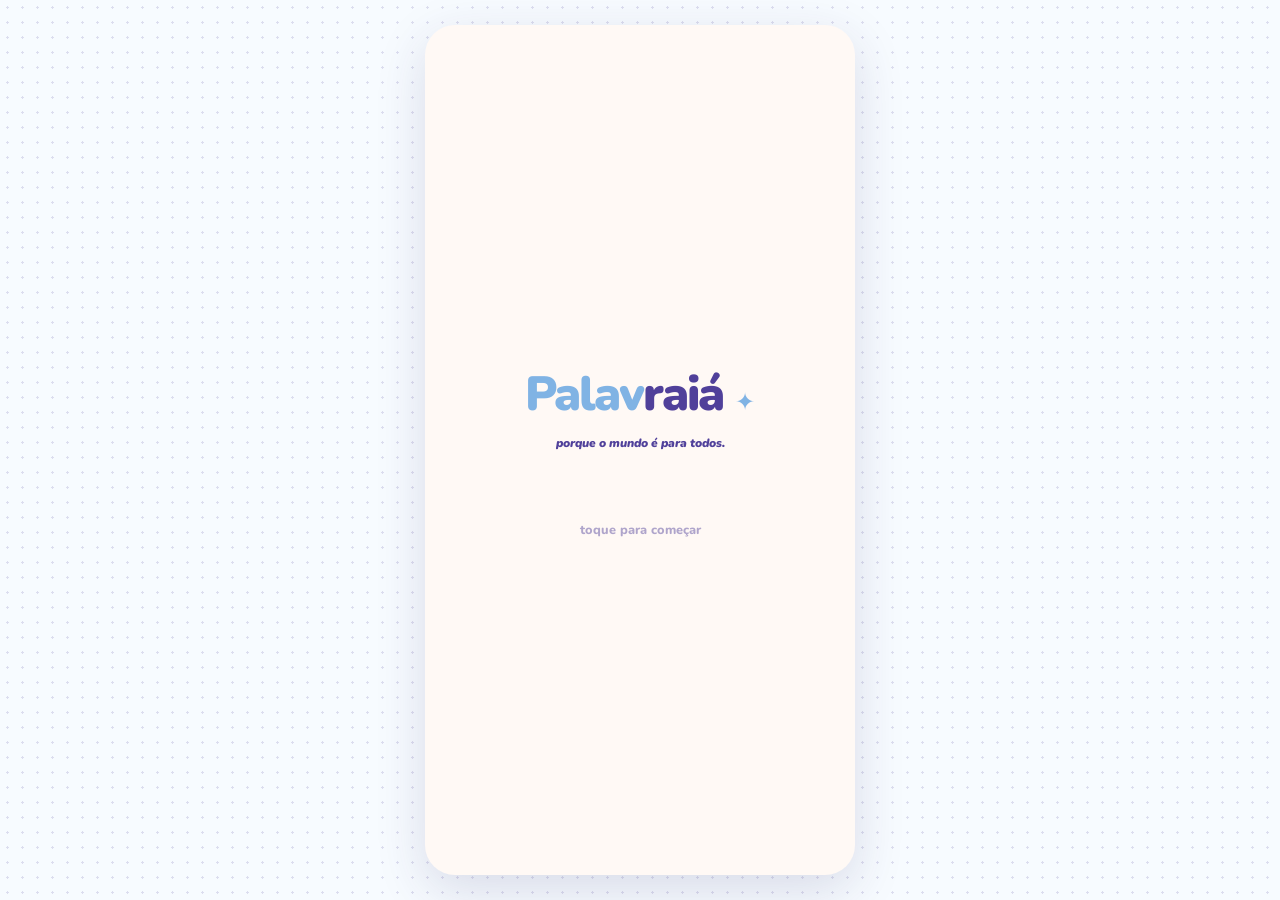
<file: index.html>
<!DOCTYPE html>
<html lang="pt-BR">

<head>
    <meta charset="UTF-8">
    <meta name="viewport" content="width=device-width, initial-scale=1.0">

    <title>Palavraíá</title>
</head>

<body>

    <script>
        window.location.href = "./Palavraiá/front/start.html";
    </script>

</body>

</html>
</file>
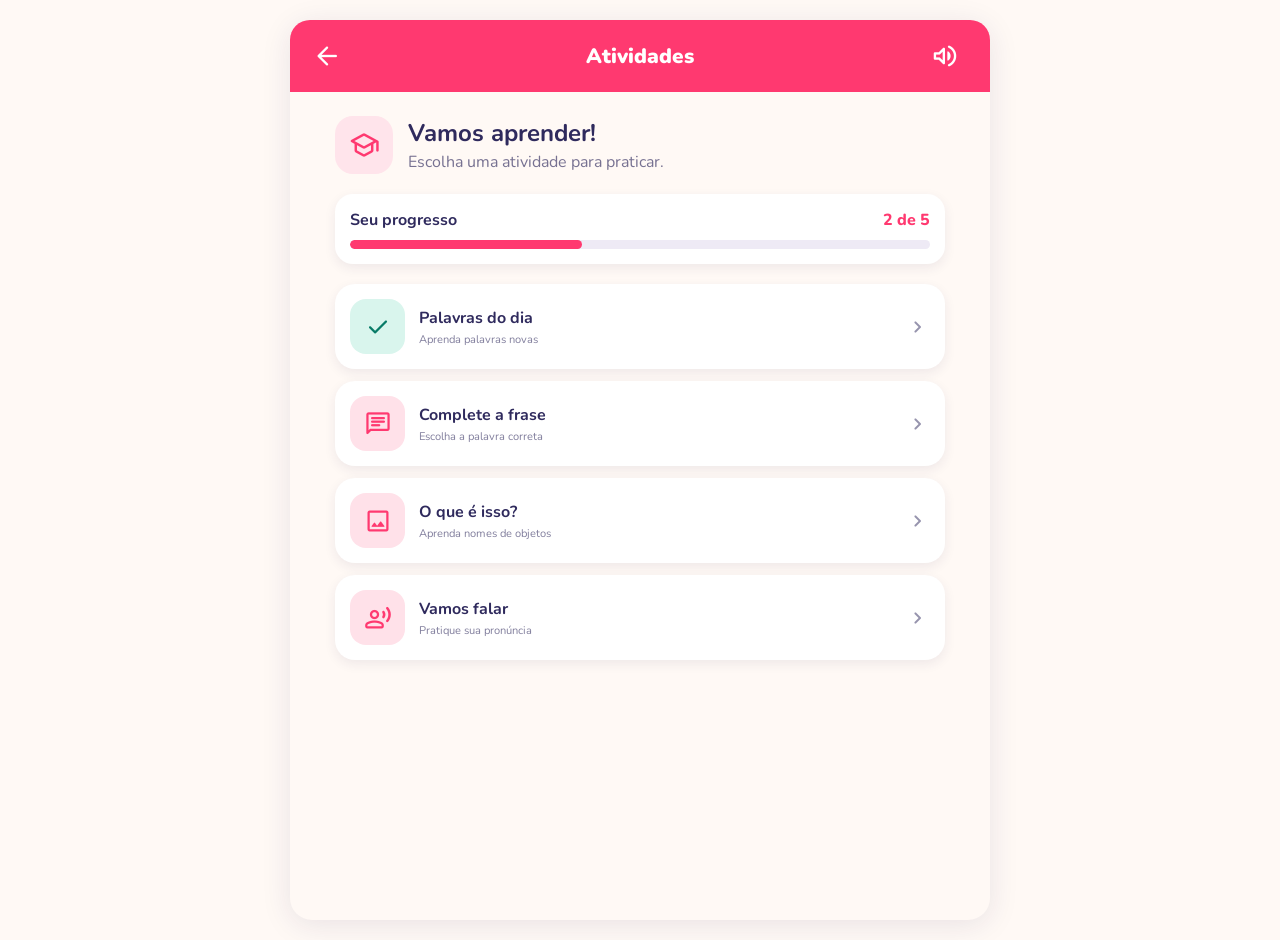
<file: Palavraiá/front/atividades.html>
<!DOCTYPE html>
<html lang="pt-BR">

<head>

    <meta charset="UTF-8">
    <meta name="viewport" content="width=device-width, initial-scale=1.0">

    <title>Atividades - Palavraíá</title>

    <link rel="stylesheet" href="styles.css">

    <link rel="preconnect" href="https://fonts.googleapis.com">
    <link rel="preconnect" href="https://fonts.gstatic.com" crossorigin>

    <link
        href="https://fonts.googleapis.com/css2?family=Nunito:wght@400;600;700;800;900&display=swap"
        rel="stylesheet"
    >

    <link
        href="https://fonts.googleapis.com/css2?family=Material+Symbols+Rounded:opsz,wght,FILL,GRAD@20..48,400,0,0"
        rel="stylesheet"
    >

</head>


<body class="pagina atividade-page">

    <header class="barra barra-pink">

        <button class="botao-voltar" onclick="voltarHome()">

            <span class="material-symbols-rounded">
                arrow_back
            </span>

        </button>


        <h1>Atividades</h1>


        <button
            class="botao-som"
            onclick="falarTexto('Atividades')"
        >

            <span class="material-symbols-rounded">
                volume_up
            </span>

        </button>

    </header>


    <main class="conteudo">

        <section class="boas-vindas">

            <span class="icone-grande pink-text">
                school
            </span>

            <div>

                <h2>Vamos aprender!</h2>

                <p>
                    Escolha uma atividade para praticar.
                </p>

            </div>

        </section>


        <!-- PROGRESSO -->

        <section class="progresso">

            <div class="progresso-topo">

                <strong>
                    Seu progresso
                </strong>

                <span>
                    2 de 5
                </span>

            </div>

            <div class="barra-progresso">

                <div></div>

            </div>

        </section>


        <!-- ATIVIDADES -->

        <section class="lista-atividades">


            <button
                class="atividade-card concluida"
                onclick="falarTexto('Muito bem! Vamos praticar palavras.')"
            >

                <div class="atividade-icone">
                    <span class="material-symbols-rounded">
                        check
                    </span>
                </div>

                <div class="atividade-texto">

                    <strong>
                        Palavras do dia
                    </strong>

                    <small>
                        Aprenda palavras novas
                    </small>

                </div>

                <span class="material-symbols-rounded seta">
                    chevron_right
                </span>

            </button>


            <button
                class="atividade-card"
                onclick="iniciarAtividade('frases')"
            >

                <div class="atividade-icone">

                    <span class="material-symbols-rounded">
                        chat
                    </span>

                </div>

                <div class="atividade-texto">

                    <strong>
                        Complete a frase
                    </strong>

                    <small>
                        Escolha a palavra correta
                    </small>

                </div>

                <span class="material-symbols-rounded seta">
                    chevron_right
                </span>

            </button>


            <button
                class="atividade-card"
                onclick="iniciarAtividade('objetos')"
            >

                <div class="atividade-icone">

                    <span class="material-symbols-rounded">
                        image
                    </span>

                </div>

                <div class="atividade-texto">

                    <strong>
                        O que é isso?
                    </strong>

                    <small>
                        Aprenda nomes de objetos
                    </small>

                </div>

                <span class="material-symbols-rounded seta">
                    chevron_right
                </span>

            </button>


            <button
                class="atividade-card"
                onclick="iniciarAtividade('fala')"
            >

                <div class="atividade-icone">

                    <span class="material-symbols-rounded">
                        record_voice_over
                    </span>

                </div>

                <div class="atividade-texto">

                    <strong>
                        Vamos falar
                    </strong>

                    <small>
                        Pratique sua pronúncia
                    </small>

                </div>

                <span class="material-symbols-rounded seta">
                    chevron_right
                </span>

            </button>

        </section>

    </main>


    <script>

        function voltarHome() {

            window.location.href = "home.html";

        }


        function falarTexto(texto) {

            const voz =
                new SpeechSynthesisUtterance(texto);

            voz.lang = "pt-BR";

            voz.rate = 0.85;

            speechSynthesis.speak(voz);

        }


        function iniciarAtividade(tipo) {

            const mensagens = {

                frases:
                    "Vamos completar uma frase!",

                objetos:
                    "Vamos aprender nomes de objetos!",

                fala:
                    "Vamos praticar a fala!"

            };

            falarTexto(mensagens[tipo]);

            alert(mensagens[tipo]);

        }

    </script>

</body>

</html>
</file>
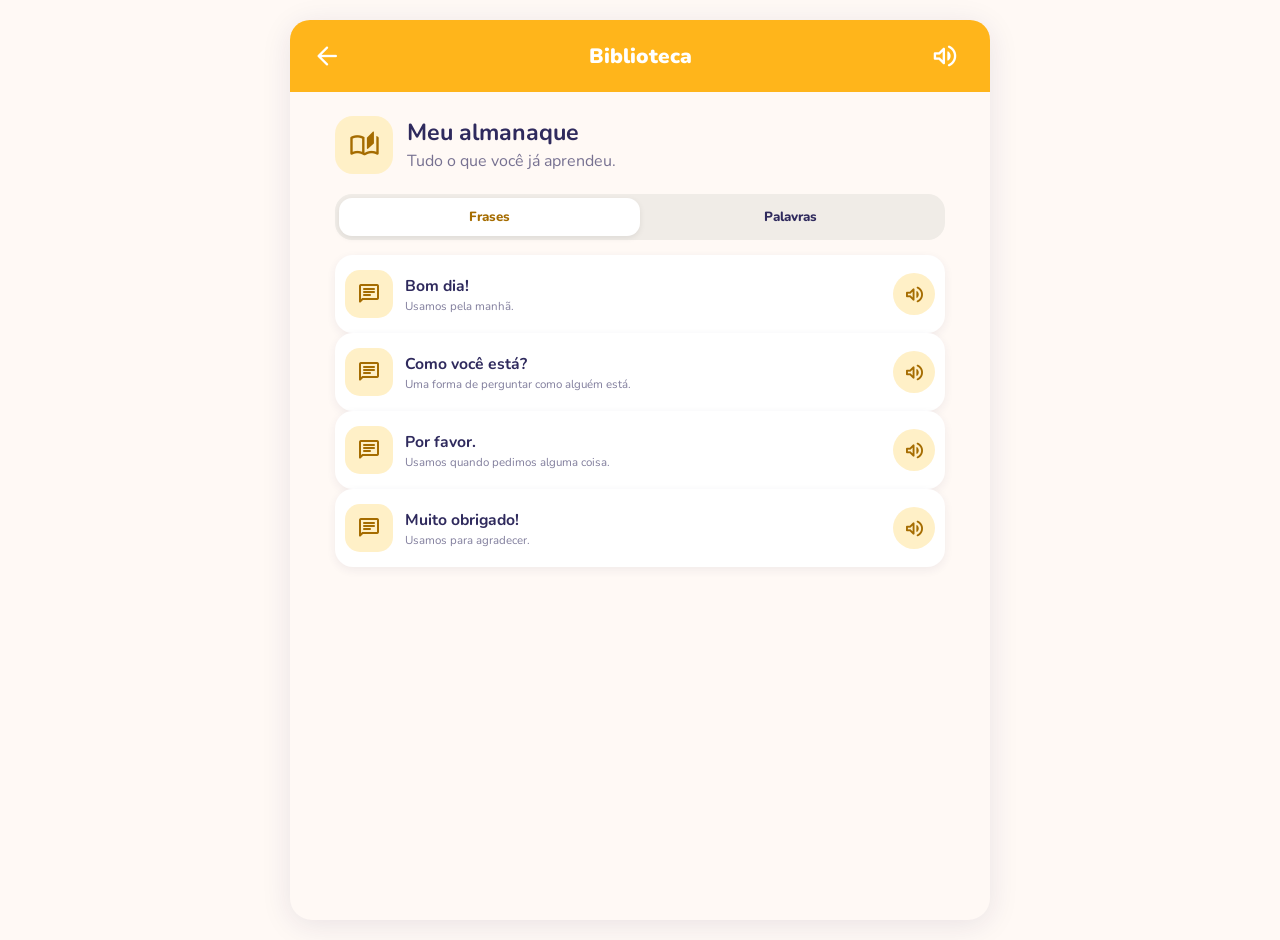
<file: Palavraiá/front/biblioteca.html>
<!DOCTYPE html>
<html lang="pt-BR">

<head>

    <meta charset="UTF-8">

    <meta
        name="viewport"
        content="width=device-width, initial-scale=1.0"
    >

    <title>Biblioteca - Palavraíá</title>

    <link rel="stylesheet" href="styles.css">

    <link
        href="https://fonts.googleapis.com/css2?family=Nunito:wght@400;600;700;800;900&display=swap"
        rel="stylesheet"
    >

    <link
        href="https://fonts.googleapis.com/css2?family=Material+Symbols+Rounded:opsz,wght,FILL,GRAD@20..48,400,0,0"
        rel="stylesheet"
    >

</head>


<body class="pagina biblioteca-page">

    <header class="barra barra-yellow">

        <button
            class="botao-voltar"
            onclick="voltarHome()"
        >

            <span class="material-symbols-rounded">
                arrow_back
            </span>

        </button>


        <h1>Biblioteca</h1>


        <button
            class="botao-som"
            onclick="falarTexto('Biblioteca')"
        >

            <span class="material-symbols-rounded">
                volume_up
            </span>

        </button>

    </header>


    <main class="conteudo biblioteca-conteudo">


        <section class="biblioteca-intro">

            <span class="material-symbols-rounded">
                auto_stories
            </span>

            <div>

                <h2>
                    Meu almanaque
                </h2>

                <p>
                    Tudo o que você já aprendeu.
                </p>

            </div>

        </section>


        <!-- ABAS -->

        <div class="abas">

            <button
                class="aba ativa"
                onclick="mostrarAba('frases', this)"
            >
                Frases
            </button>


            <button
                class="aba"
                onclick="mostrarAba('palavras', this)"
            >
                Palavras
            </button>

        </div>


        <!-- FRASES -->

        <section
            class="itens-biblioteca"
            id="frases"
        >


            <article class="item-biblioteca">

                <div class="item-icone">
                    <span class="material-symbols-rounded">
                        chat
                    </span>
                </div>

                <div class="item-info">

                    <strong>
                        Bom dia!
                    </strong>

                    <small>
                        Usamos pela manhã.
                    </small>

                </div>

                <button
                    onclick="falarTexto('Bom dia!')"
                >

                    <span class="material-symbols-rounded">
                        volume_up
                    </span>

                </button>

            </article>


            <article class="item-biblioteca">

                <div class="item-icone">
                    <span class="material-symbols-rounded">
                        chat
                    </span>
                </div>

                <div class="item-info">

                    <strong>
                        Como você está?
                    </strong>

                    <small>
                        Uma forma de perguntar como alguém está.
                    </small>

                </div>

                <button
                    onclick="falarTexto('Como você está?')"
                >

                    <span class="material-symbols-rounded">
                        volume_up
                    </span>

                </button>

            </article>


            <article class="item-biblioteca">

                <div class="item-icone">
                    <span class="material-symbols-rounded">
                        chat
                    </span>
                </div>

                <div class="item-info">

                    <strong>
                        Por favor.
                    </strong>

                    <small>
                        Usamos quando pedimos alguma coisa.
                    </small>

                </div>

                <button
                    onclick="falarTexto('Por favor.')"
                >

                    <span class="material-symbols-rounded">
                        volume_up
                    </span>

                </button>

            </article>


            <article class="item-biblioteca">

                <div class="item-icone">
                    <span class="material-symbols-rounded">
                        chat
                    </span>
                </div>

                <div class="item-info">

                    <strong>
                        Muito obrigado!
                    </strong>

                    <small>
                        Usamos para agradecer.
                    </small>

                </div>

                <button
                    onclick="falarTexto('Muito obrigado!')"
                >

                    <span class="material-symbols-rounded">
                        volume_up
                    </span>

                </button>

            </article>

        </section>


        <!-- PALAVRAS -->

        <section
            class="itens-biblioteca"
            id="palavras"
            style="display: none;"
        >


            <article class="item-biblioteca">

                <div class="item-icone">
                    <span class="material-symbols-rounded">
                        restaurant
                    </span>
                </div>

                <div class="item-info">

                    <strong>
                        Comida
                    </strong>

                    <small>
                        Algo que comemos.
                    </small>

                </div>

                <button
                    onclick="falarTexto('Comida')"
                >

                    <span class="material-symbols-rounded">
                        volume_up
                    </span>

                </button>

            </article>


            <article class="item-biblioteca">

                <div class="item-icone">
                    <span class="material-symbols-rounded">
                        directions_bus
                    </span>
                </div>

                <div class="item-info">

                    <strong>
                        Ônibus
                    </strong>

                    <small>
                        Meio de transporte coletivo.
                    </small>

                </div>

                <button
                    onclick="falarTexto('Ônibus')"
                >

                    <span class="material-symbols-rounded">
                        volume_up
                    </span>

                </button>

            </article>


            <article class="item-biblioteca">

                <div class="item-icone">
                    <span class="material-symbols-rounded">
                        home
                    </span>
                </div>

                <div class="item-info">

                    <strong>
                        Casa
                    </strong>

                    <small>
                        Lugar onde uma pessoa mora.
                    </small>

                </div>

                <button
                    onclick="falarTexto('Casa')"
                >

                    <span class="material-symbols-rounded">
                        volume_up
                    </span>

                </button>

            </article>


            <article class="item-biblioteca">

                <div class="item-icone">
                    <span class="material-symbols-rounded">
                        work
                    </span>
                </div>

                <div class="item-info">

                    <strong>
                        Trabalho
                    </strong>

                    <small>
                        Atividade que uma pessoa realiza.
                    </small>

                </div>

                <button
                    onclick="falarTexto('Trabalho')"
                >

                    <span class="material-symbols-rounded">
                        volume_up
                    </span>

                </button>

            </article>

        </section>

    </main>


    <script>

        function voltarHome() {

            window.location.href =
                "home.html";

        }


        function falarTexto(texto) {

            speechSynthesis.cancel();

            const voz =
                new SpeechSynthesisUtterance(texto);

            voz.lang = "pt-BR";

            voz.rate = 0.8;

            speechSynthesis.speak(voz);

        }


        function mostrarAba(tipo, botao) {

            document
                .querySelectorAll(".aba")
                .forEach(aba => {

                    aba.classList.remove(
                        "ativa"
                    );

                });


            botao.classList.add(
                "ativa"
            );


            document.getElementById(
                "frases"
            ).style.display =
                tipo === "frases"
                    ? "flex"
                    : "none";


            document.getElementById(
                "palavras"
            ).style.display =
                tipo === "palavras"
                    ? "flex"
                    : "none";

        }

    </script>

</body>

</html>
</file>
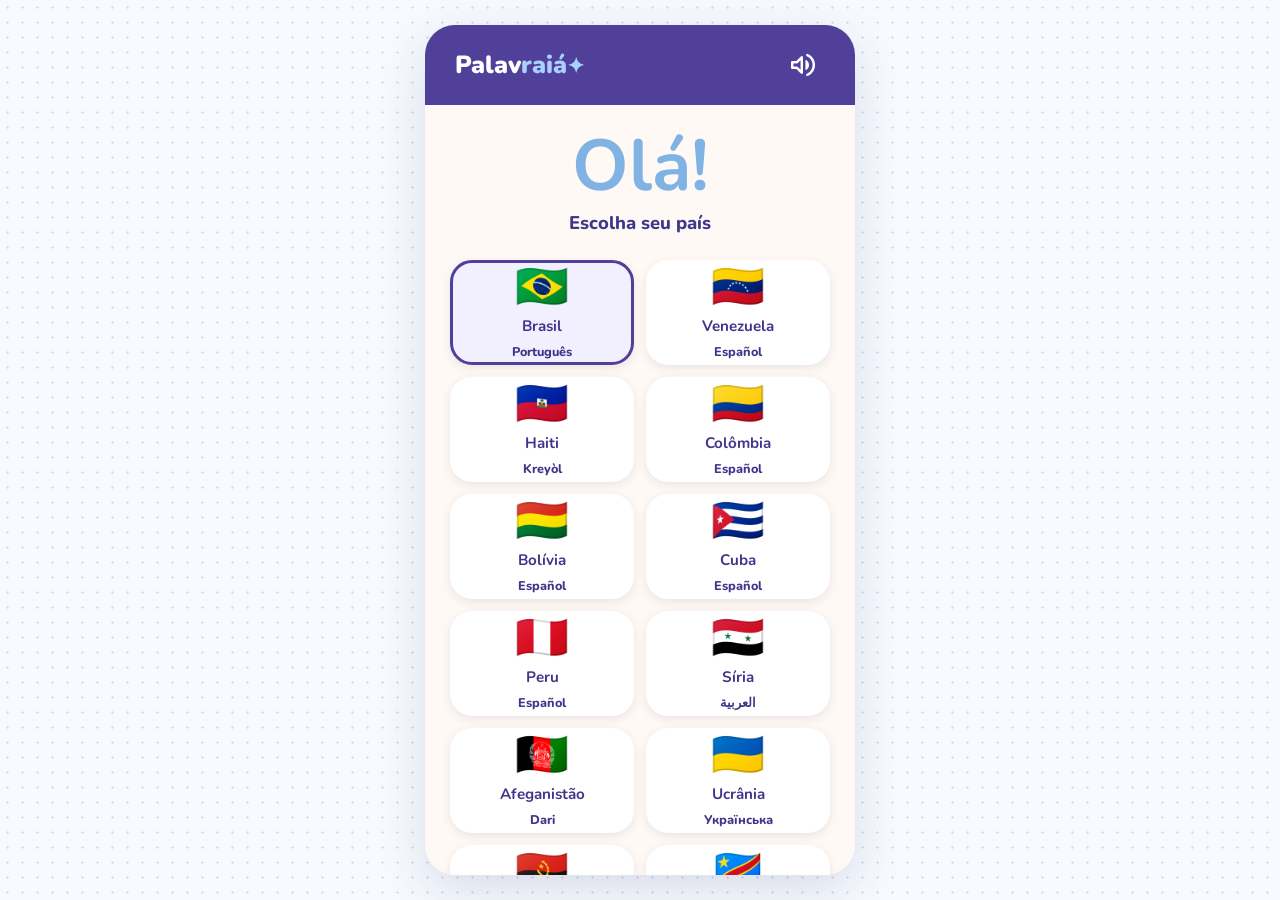
<file: Palavraiá/front/config1.html>
<!DOCTYPE html>
<html lang="pt-BR">

<head>

    <meta charset="UTF-8">
    <meta name="viewport" content="width=device-width, initial-scale=1.0">

    <title>De onde você é?</title>

    <link rel="stylesheet" href="style-home.css">

    <link rel="preconnect" href="https://fonts.googleapis.com">
    <link rel="preconnect" href="https://fonts.gstatic.com" crossorigin>

    <link
        href="https://fonts.googleapis.com/css2?family=Nunito:wght@400;600;700;800;900&display=swap"
        rel="stylesheet"
    >

    <link
        href="https://fonts.googleapis.com/css2?family=Material+Symbols+Rounded:opsz,wght,FILL,GRAD@20..48,400,0,0"
        rel="stylesheet"
    >

</head>

<body>

    <main class="app">


        <header class="topbar">

            <div class="brand">
                Palav<span>raiá</span><small>✦</small>
            </div>

            <button class="sound-button" onclick="falar()">

                <span class="material-symbols-rounded">
                    volume_up
                </span>

            </button>

        </header>


        <!-- CONTEÚDO -->

        <section class="config-content">

            <h1>Olá!</h1>

            <p class="subtitle">
                Escolha seu país
            </p>


            <div class="idiomas">


                <!-- BRASIL -->

                <button
                    class="idioma selecionado"
                    onclick="selecionar(this, 'Português', '🇧🇷')"
                >

                    <span class="bandeira">🇧🇷</span>

                    <strong>Brasil</strong>

                    <small>Português</small>

                </button>


                <!-- VENEZUELA -->

                <button
                    class="idioma"
                    onclick="selecionar(this, 'Español', '🇻🇪')"
                >

                    <span class="bandeira">🇻🇪</span>

                    <strong>Venezuela</strong>

                    <small>Español</small>

                </button>


                <!-- HAITI -->

                <button
                    class="idioma"
                    onclick="selecionar(this, 'Kreyòl', '🇭🇹')"
                >

                    <span class="bandeira">🇭🇹</span>

                    <strong>Haiti</strong>

                    <small>Kreyòl</small>

                </button>


                <!-- COLÔMBIA -->

                <button
                    class="idioma"
                    onclick="selecionar(this, 'Español', '🇨🇴')"
                >

                    <span class="bandeira">🇨🇴</span>

                    <strong>Colômbia</strong>

                    <small>Español</small>

                </button>


                <!-- BOLÍVIA -->

                <button
                    class="idioma"
                    onclick="selecionar(this, 'Español', '🇧🇴')"
                >

                    <span class="bandeira">🇧🇴</span>

                    <strong>Bolívia</strong>

                    <small>Español</small>

                </button>


                <!-- CUBA -->

                <button
                    class="idioma"
                    onclick="selecionar(this, 'Español', '🇨🇺')"
                >

                    <span class="bandeira">🇨🇺</span>

                    <strong>Cuba</strong>

                    <small>Español</small>

                </button>


                <!-- PERU -->

                <button
                    class="idioma"
                    onclick="selecionar(this, 'Español', '🇵🇪')"
                >

                    <span class="bandeira">🇵🇪</span>

                    <strong>Peru</strong>

                    <small>Español</small>

                </button>


                <!-- SÍRIA -->

                <button
                    class="idioma"
                    onclick="selecionar(this, 'Árabe', '🇸🇾')"
                >

                    <span class="bandeira">🇸🇾</span>

                    <strong>Síria</strong>

                    <small>العربية</small>

                </button>


                <!-- AFEGANISTÃO -->

                <button
                    class="idioma"
                    onclick="selecionar(this, 'Dari', '🇦🇫')"
                >

                    <span class="bandeira">🇦🇫</span>

                    <strong>Afeganistão</strong>

                    <small>Dari</small>

                </button>


                <!-- UCRÂNIA -->

                <button
                    class="idioma"
                    onclick="selecionar(this, 'Ucraniano', '🇺🇦')"
                >

                    <span class="bandeira">🇺🇦</span>

                    <strong>Ucrânia</strong>

                    <small>Українська</small>

                </button>


                <!-- ANGOLA -->

                <button
                    class="idioma"
                    onclick="selecionar(this, 'Português', '🇦🇴')"
                >

                    <span class="bandeira">🇦🇴</span>

                    <strong>Angola</strong>

                    <small>Português</small>

                </button>


                <!-- CONGO -->

                <button
                    class="idioma"
                    onclick="selecionar(this, 'Francês', '🇨🇩')"
                >

                    <span class="bandeira">🇨🇩</span>

                    <strong>Congo</strong>

                    <small>Français</small>

                </button>


                <!-- SENEGAL -->

                <button
                    class="idioma"
                    onclick="selecionar(this, 'Francês', '🇸🇳')"
                >

                    <span class="bandeira">🇸🇳</span>

                    <strong>Senegal</strong>

                    <small>Français</small>

                </button>


                <!-- CHINA -->

                <button
                    class="idioma"
                    onclick="selecionar(this, 'Mandarim', '🇨🇳')"
                >

                    <span class="bandeira">🇨🇳</span>

                    <strong>China</strong>

                    <small>中文</small>

                </button>


                <!-- RÚSSIA -->

                <button
                    class="idioma"
                    onclick="selecionar(this, 'Russo', '🇷🇺')"
                >

                    <span class="bandeira">🇷🇺</span>

                    <strong>Rússia</strong>

                    <small>Русский</small>

                </button>


            </div>


            <!-- BOTÃO CONTINUAR -->

            <button
                class="confirmar"
                onclick="continuar()"
            >

                <span class="material-symbols-rounded">
                    check
                </span>

            </button>

        </section>

    </main>


    <script>

        let idiomaSelecionado = "Português";

        let bandeiraSelecionada = "🇧🇷";


        function selecionar(
            botao,
            idioma,
            bandeira
        ) {

            document
                .querySelectorAll(".idioma")
                .forEach(item => {

                    item.classList.remove(
                        "selecionado"
                    );

                });


            botao.classList.add(
                "selecionado"
            );


            idiomaSelecionado = idioma;

            bandeiraSelecionada = bandeira;


            localStorage.setItem(
                "idioma",
                idiomaSelecionado
            );


            localStorage.setItem(
                "bandeira",
                bandeiraSelecionada
            );

        }


        function continuar() {

            window.location.href =
                "config2.html";

        }


        function falar() {

            const texto =
                "Olá! De onde você é? Escolha seu país.";

            const voz =
                new SpeechSynthesisUtterance(
                    texto
                );

            voz.lang = "pt-BR";

            voz.rate = 0.85;

            speechSynthesis.speak(voz);

        }

    </script>

</body>

</html>
</file>
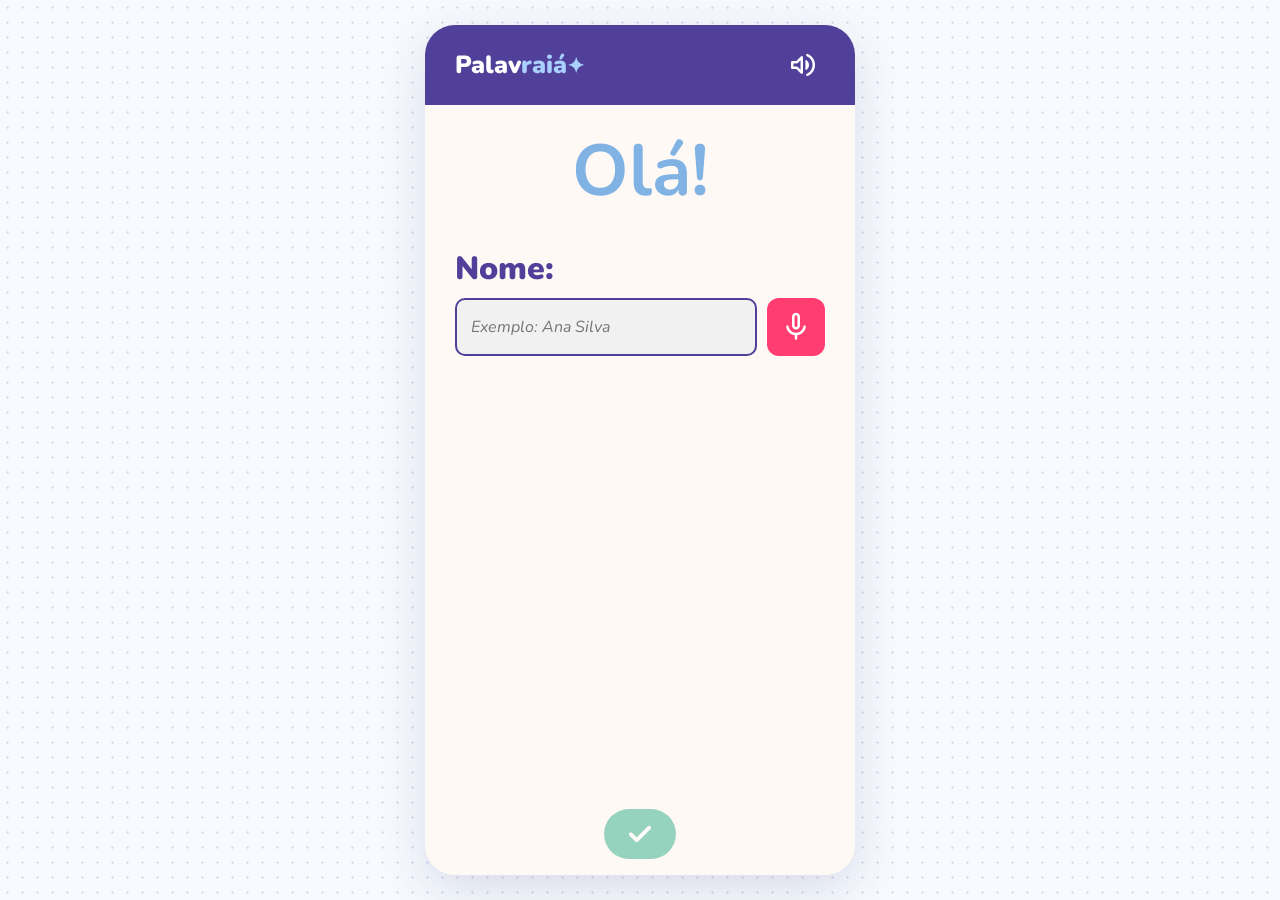
<file: Palavraiá/front/config2.html>
<!DOCTYPE html>
<html lang="pt-BR">

<head>

    <meta charset="UTF-8">
    <meta name="viewport" content="width=device-width, initial-scale=1.0">

    <title>Seu nome</title>

    <link rel="stylesheet" href="style-home.css">

    <link rel="preconnect" href="https://fonts.googleapis.com">
    <link rel="preconnect" href="https://fonts.gstatic.com" crossorigin>

    <link href="https://fonts.googleapis.com/css2?family=Nunito:wght@400;600;700;800;900&display=swap"
        rel="stylesheet">

    <link href="https://fonts.googleapis.com/css2?family=Material+Symbols+Rounded:opsz,wght,FILL,GRAD@20..48,400,0,0"
        rel="stylesheet">

</head>

<body>

    <main class="app">

        <header class="topbar">

            <div class="brand">
                Palav<span>raiá</span><small>✦</small>
            </div>

            <button class="sound-button" onclick="falar()">

                <span class="material-symbols-rounded">
                    volume_up
                </span>

            </button>

        </header>


        <section class="nome-content">

            <h1>Olá!</h1>

            <label for="nome">
                Nome:
            </label>


            <div class="nome-input">

                <input
                    type="text"
                    id="nome"
                    placeholder="Exemplo: Ana Silva"
                    autocomplete="name"
                >


                <button
                    class="microfone"
                    onclick="ouvirNome()"
                >

                    <span class="material-symbols-rounded">
                        mic
                    </span>

                </button>

            </div>


            <button
                class="confirmar"
                id="botaoContinuar"
                onclick="continuar()"
            >

                <span class="material-symbols-rounded">
                    check
                </span>

            </button>


            <p class="ajuda">
                Você pode escrever ou falar seu nome.
            </p>

        </section>

    </main>


    <script>

        const input =
            document.getElementById("nome");

        const botao =
            document.getElementById("botaoContinuar");


        input.addEventListener("input", function () {

            if (input.value.trim().length >= 2) {

                botao.classList.add("ativo");

            } else {

                botao.classList.remove("ativo");

            }

        });


        function continuar() {

            const nome =
                input.value.trim();


            if (nome.length < 2) {

                alert("Digite seu nome.");

                return;

            }


            localStorage.setItem(
                "nome",
                nome
            );


            window.location.href =
                "home.html";

        }


        function falar() {

            const voz =
                new SpeechSynthesisUtterance(
                    "Olá! Qual é o seu nome?"
                );

            voz.lang = "pt-BR";

            voz.rate = 0.85;

            speechSynthesis.speak(voz);

        }


        function ouvirNome() {

            const Recognition =
                window.SpeechRecognition ||
                window.webkitSpeechRecognition;


            if (!Recognition) {

                alert(
                    "Seu navegador não suporta reconhecimento de voz. Digite seu nome."
                );

                return;

            }


            const reconhecimento =
                new Recognition();


            reconhecimento.lang =
                "pt-BR";


            reconhecimento.interimResults =
                false;


            reconhecimento.start();


            reconhecimento.onresult =
                function (evento) {

                    const resultado =
                        evento.results[0][0].transcript;


                    input.value =
                        resultado;


                    botao.classList.add("ativo");

                };

        }

    </script>

</body>

</html>
</file>
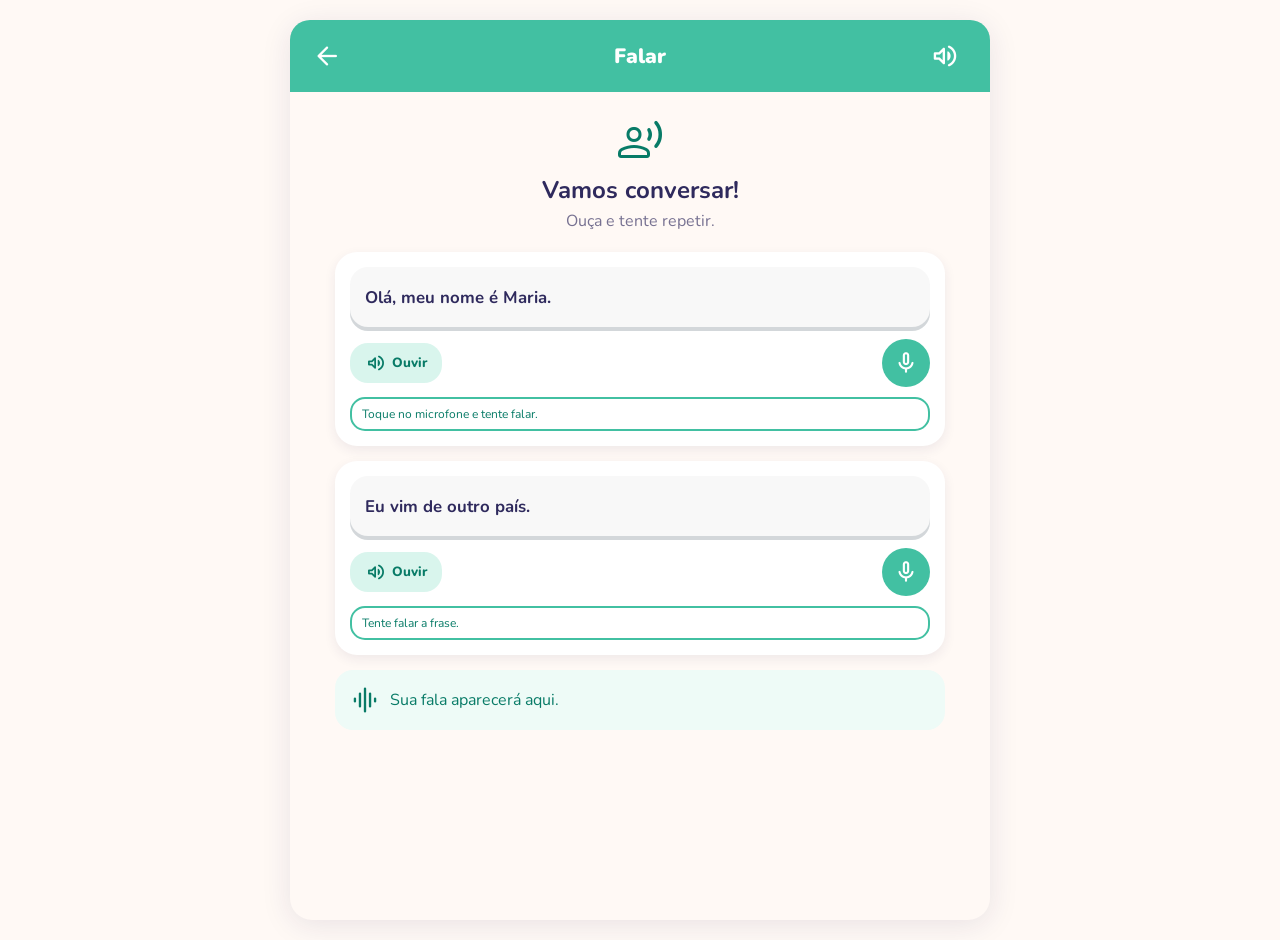
<file: Palavraiá/front/falar.html>
<!DOCTYPE html>
<html lang="pt-BR">

<head>

    <meta charset="UTF-8">

    <meta
        name="viewport"
        content="width=device-width, initial-scale=1.0"
    >

    <title>Falar - Palavraíá</title>

    <link rel="stylesheet" href="styles.css">

    <link
        href="https://fonts.googleapis.com/css2?family=Nunito:wght@400;600;700;800;900&display=swap"
        rel="stylesheet"
    >

    <link
        href="https://fonts.googleapis.com/css2?family=Material+Symbols+Rounded:opsz,wght,FILL,GRAD@20..48,400,0,0"
        rel="stylesheet"
    >

</head>


<body class="pagina falar-page">

    <header class="barra barra-green">

        <button
            class="botao-voltar"
            onclick="voltarHome()"
        >

            <span class="material-symbols-rounded">
                arrow_back
            </span>

        </button>


        <h1>Falar</h1>


        <button
            class="botao-som"
            onclick="falarTexto(fraseAtual)"
        >

            <span class="material-symbols-rounded">
                volume_up
            </span>

        </button>

    </header>


    <main class="conteudo">


        <section class="fala-intro">

            <span class="material-symbols-rounded">
                record_voice_over
            </span>

            <h2>
                Vamos conversar!
            </h2>

            <p>
                Ouça e tente repetir.
            </p>

        </section>


        <!-- FRASE 1 -->

        <article class="frase-card">

            <div class="frase-balao">

                <strong>
                    Olá, meu nome é Maria.
                </strong>

            </div>


            <div class="controles-fala">

                <button
                    class="ouvir"
                    onclick="falarTexto('Olá, meu nome é Maria.')"
                >

                    <span class="material-symbols-rounded">
                        volume_up
                    </span>

                    Ouvir

                </button>


                <button
                    class="microfone"
                    onclick="ouvirPessoa(this, 'Olá, meu nome é Maria.')"
                >

                    <span class="material-symbols-rounded">
                        mic
                    </span>

                </button>

            </div>


            <div class="feedback" id="feedback1">

                Toque no microfone e tente falar.

            </div>

        </article>


        <!-- FRASE 2 -->

        <article class="frase-card">

            <div class="frase-balao">

                <strong>
                    Eu vim de outro país.
                </strong>

            </div>


            <div class="controles-fala">

                <button
                    class="ouvir"
                    onclick="falarTexto('Eu vim de outro país.')"
                >

                    <span class="material-symbols-rounded">
                        volume_up
                    </span>

                    Ouvir

                </button>


                <button
                    class="microfone"
                    onclick="ouvirPessoa(this, 'Eu vim de outro país.')"
                >

                    <span class="material-symbols-rounded">
                        mic
                    </span>

                </button>

            </div>


            <div class="feedback" id="feedback2">

                Tente falar a frase.

            </div>

        </article>


        <div
            class="resultado-fala"
            id="resultadoFala"
        >

            <span class="material-symbols-rounded">
                graphic_eq
            </span>

            <p>
                Sua fala aparecerá aqui.
            </p>

        </div>


    </main>


    <script>

        let fraseAtual =
            "Olá, meu nome é Maria.";


        function voltarHome() {

            window.location.href =
                "home.html";

        }


        function falarTexto(texto) {

            fraseAtual = texto;

            speechSynthesis.cancel();

            const voz =
                new SpeechSynthesisUtterance(texto);

            voz.lang = "pt-BR";

            voz.rate = 0.78;

            speechSynthesis.speak(voz);

        }


        function ouvirPessoa(botao, frase) {

            fraseAtual = frase;


            const SpeechRecognition =
                window.SpeechRecognition ||
                window.webkitSpeechRecognition;


            if (!SpeechRecognition) {

                alert(
                    "Seu navegador não possui reconhecimento de voz. Você pode usar o botão de áudio para ouvir a frase."
                );

                return;

            }


            const reconhecimento =
                new SpeechRecognition();


            reconhecimento.lang =
                "pt-BR";

            reconhecimento.interimResults =
                false;

            reconhecimento.continuous =
                false;


            botao.classList.add(
                "gravando"
            );


            document
                .getElementById("resultadoFala")
                .classList.add("ativo");


            reconhecimento.start();


            reconhecimento.onresult =
                function(event) {

                    const resultado =
                        event.results[0][0]
                        .transcript;


                    document
                        .getElementById(
                            "resultadoFala"
                        )
                        .querySelector("p")
                        .textContent =
                        "Você disse: " +
                        resultado;


                    const numero =
                        frase.includes("Maria")
                        ? "1"
                        : "2";


                    document
                        .getElementById(
                            "feedback" + numero
                        )
                        .textContent =
                        "Muito bem! Continue praticando.";

                };


            reconhecimento.onerror =
                function() {

                    document
                        .getElementById(
                            "resultadoFala"
                        )
                        .querySelector("p")
                        .textContent =
                        "Não conseguimos ouvir. Tente novamente.";

                };


            reconhecimento.onend =
                function() {

                    botao.classList.remove(
                        "gravando"
                    );

                    document
                        .getElementById(
                            "resultadoFala"
                        )
                        .classList.remove(
                            "ativo"
                        );

                };

        }

    </script>

</body>

</html>
</file>
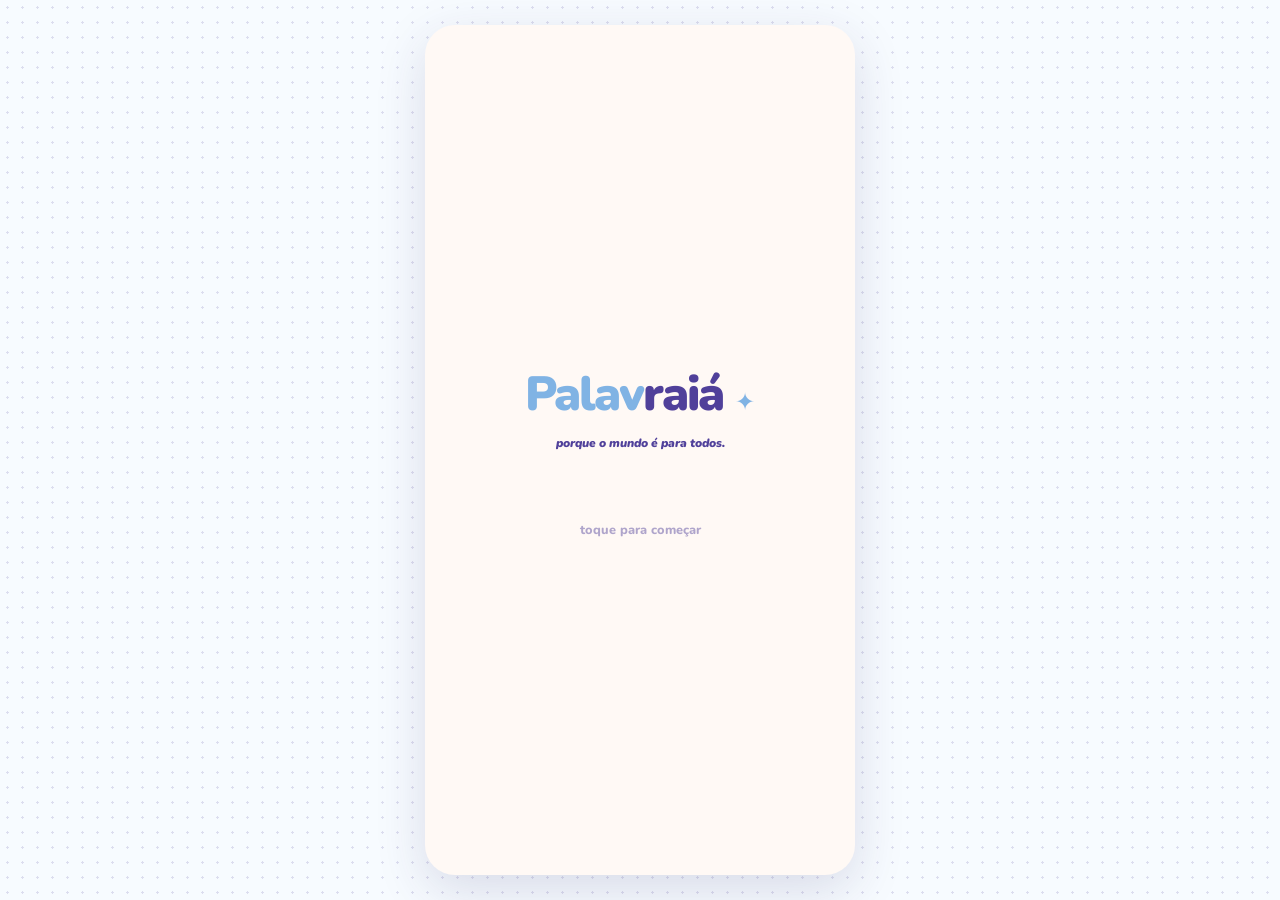
<file: Palavraiá/front/start.html>
<!DOCTYPE html>
<html lang="pt-BR">

<head>
    <meta charset="UTF-8">
    <meta name="viewport" content="width=device-width, initial-scale=1.0">

    <title>Palavraiá</title>

    <link rel="stylesheet" href="style-home.css">

    <link rel="preconnect" href="https://fonts.googleapis.com">
    <link rel="preconnect" href="https://fonts.gstatic.com" crossorigin>

    <link href="https://fonts.googleapis.com/css2?family=Nunito:wght@400;600;700;800;900&display=swap" rel="stylesheet">

    <link href="https://fonts.googleapis.com/css2?family=Material+Symbols+Rounded:opsz,wght,FILL,GRAD@20..48,400,0,0"
        rel="stylesheet">
</head>

<body>

    <main class="app">

        <section class="start-screen" onclick="irParaConfig()">

            <div class="logo">

                <span class="logo-main">
                    Palav<span>raiá</span>
                </span>

                <span class="estrela">✦</span>

                <p>porque o mundo é para todos.</p>

            </div>

            <span class="toque">
                toque para começar
            </span>

        </section>

    </main>

    <script>

        function irParaConfig() {
            window.location.href = "config1.html";
        }

    </script>

</body>

</html>
</file>
<file: Palavraiá/front/styles.css>
/* =========================================
   PALAVRAÍÁ
   ESTILOS DAS TELAS INTERNAS
========================================= */


:root {

    --roxo: #50409b;
    --roxo-escuro: #403284;

    --pink: #ff3970;
    --pink-escuro: #d92d5d;

    --blue: #a7d5f7;
    --blue-escuro: #176096;

    --green: #42c0a2;
    --green-escuro: #087b67;

    --yellow: #ffb51b;
    --yellow-escuro: #a56c00;

    --creme: #fff9f5;

    --texto: #2f2a5d;

    --branco: #ffffff;

}


* {

    box-sizing: border-box;

}


html,
body {

    margin: 0;

    min-height: 100%;

    font-family: "Nunito", sans-serif;

    background: var(--creme);

    color: var(--texto);

}


button,
input {

    font-family: inherit;

}


button {

    border: none;

    cursor: pointer;

}


/* =========================================
   PÁGINA
========================================= */


.pagina {

    min-height: 100vh;

    background: var(--creme);

}


.conteudo {

    width: 100%;

    max-width: 650px;

    margin: 0 auto;

    padding: 24px 20px 40px;

}


/* =========================================
   BARRAS SUPERIORES
========================================= */


.barra {

    height: 72px;

    display: grid;

    grid-template-columns: 52px 1fr 52px;

    align-items: center;

    padding: 0 15px;

    color: white;

}


.barra h1 {

    margin: 0;

    text-align: center;

    font-size: 1.3rem;

    font-weight: 900;

}


.barra-pink {

    background: var(--pink);

}


.barra-blue {

    background: #82b7df;

}


.barra-green {

    background: var(--green);

}


.barra-yellow {

    background: var(--yellow);

}


.botao-voltar,
.botao-som {

    width: 44px;

    height: 44px;

    border-radius: 50%;

    background: transparent;

    color: white;

    display: grid;

    place-items: center;

}


.botao-voltar span,
.botao-som span {

    font-size: 30px;

}


.botao-voltar:active,
.botao-som:active {

    transform: scale(.9);

}


/* =========================================
   ATIVIDADES
========================================= */


.boas-vindas {

    display: flex;

    align-items: center;

    gap: 15px;

    margin-bottom: 20px;

}


.icone-grande {

    width: 58px;

    height: 58px;

    border-radius: 18px;

    background: #ffe4eb;

    display: grid;

    place-items: center;

    font-family: "Material Symbols Rounded";

    font-size: 32px;

}


.pink-text {

    color: var(--pink);

}


.boas-vindas h2 {

    margin: 0;

    font-size: 1.5rem;

}


.boas-vindas p {

    margin: 2px 0 0;

    opacity: .65;

}


.progresso {

    background: white;

    border-radius: 18px;

    padding: 15px;

    margin-bottom: 20px;

    box-shadow: 0 4px 12px rgba(50,40,90,.08);

}


.progresso-topo {

    display: flex;

    justify-content: space-between;

    margin-bottom: 9px;

}


.progresso-topo span {

    font-weight: 800;

    color: var(--pink);

}


.barra-progresso {

    width: 100%;

    height: 9px;

    background: #eeeaf5;

    border-radius: 20px;

    overflow: hidden;

}


.barra-progresso div {

    width: 40%;

    height: 100%;

    background: var(--pink);

    border-radius: inherit;

}


.lista-atividades {

    display: flex;

    flex-direction: column;

    gap: 12px;

}


.atividade-card {

    width: 100%;

    min-height: 85px;

    background: white;

    border-radius: 20px;

    padding: 12px 15px;

    display: flex;

    align-items: center;

    gap: 14px;

    text-align: left;

    color: var(--texto);

    box-shadow: 0 4px 12px rgba(50,40,90,.08);

    transition: .15s;

}


.atividade-card:active {

    transform: scale(.98);

}


.atividade-icone {

    width: 55px;

    height: 55px;

    border-radius: 16px;

    background: #ffe1e9;

    color: var(--pink);

    display: grid;

    place-items: center;

    flex-shrink: 0;

}


.atividade-icone span {

    font-size: 28px;

}


.atividade-texto {

    flex: 1;

    display: flex;

    flex-direction: column;

    gap: 3px;

}


.atividade-texto strong {

    font-size: 1rem;

}


.atividade-texto small {

    opacity: .6;

}


.seta {

    opacity: .5;

}


.concluida .atividade-icone {

    background: #d9f5ed;

    color: var(--green-escuro);

}


/* =========================================
   FOTOGRAFAR
========================================= */


.camera-intro {

    text-align: center;

    margin-bottom: 20px;

}


.camera-intro > span {

    font-family: "Material Symbols Rounded";

    font-size: 50px;

    color: var(--blue-escuro);

}


.camera-intro h2 {

    margin: 5px 0 3px;

    font-size: 1.5rem;

}


.camera-intro p {

    margin: 0;

    opacity: .65;

}


.botao-camera {

    min-height: 120px;

    border-radius: 25px;

    background: var(--blue);

    color: var(--blue-escuro);

    display: flex;

    flex-direction: column;

    align-items: center;

    justify-content: center;

    gap: 4px;

    cursor: pointer;

    margin-bottom: 25px;

    transition: .15s;

}


.botao-camera:hover {

    filter: brightness(1.03);

}


.botao-camera:active {

    transform: scale(.98);

}


.botao-camera span {

    font-size: 40px;

}


.botao-camera strong {

    font-size: 1.1rem;

}


.botao-camera small {

    opacity: .7;

}


.foto-resultado {

    display: none;

    background: white;

    border-radius: 20px;

    padding: 10px;

    margin-bottom: 25px;

    box-shadow: 0 4px 12px rgba(50,40,90,.1);

}


.foto-resultado.mostrar {

    display: block;

}


.foto-resultado img {

    width: 100%;

    max-height: 250px;

    object-fit: cover;

    border-radius: 14px;

}


.foto-resultado div {

    padding: 8px 5px 2px;

}


.foto-resultado p {

    margin: 3px 0;

    opacity: .65;

}


.titulo-secao {

    font-size: 1.2rem;

    margin: 5px 0 12px;

}


.foto-explicada {

    background: white;

    border-radius: 20px;

    overflow: hidden;

    margin-bottom: 15px;

    box-shadow: 0 4px 12px rgba(50,40,90,.08);

}


.foto-explicada > img {

    width: 100%;

    height: 160px;

    object-fit: cover;

}


.explicacao {

    padding: 15px;

}


.explicacao h3 {

    margin: 7px 0 3px;

    font-size: 1.2rem;

}


.explicacao p {

    margin: 0 0 12px;

    line-height: 1.4;

    opacity: .75;

}


.tag-blue {

    display: inline-block;

    background: #e0f1ff;

    color: var(--blue-escuro);

    border-radius: 20px;

    padding: 4px 9px;

    font-size: .65rem;

    font-weight: 900;

}


.mini-audio {

    display: flex;

    align-items: center;

    gap: 5px;

    padding: 7px 12px;

    border-radius: 15px;

    background: var(--blue);

    color: var(--blue-escuro);

    font-weight: 800;

}


.mini-audio span {

    font-size: 20px;

}


/* =========================================
   FALAR
========================================= */


.fala-intro {

    text-align: center;

    margin-bottom: 20px;

}


.fala-intro > span {

    font-family: "Material Symbols Rounded";

    font-size: 48px;

    color: var(--green-escuro);

}


.fala-intro h2 {

    margin: 4px 0;

    font-size: 1.5rem;

}


.fala-intro p {

    margin: 0;

    opacity: .65;

}


.frase-card {

    background: white;

    border-radius: 22px;

    padding: 15px;

    margin-bottom: 15px;

    box-shadow: 0 4px 12px rgba(50,40,90,.08);

}


.frase-balao {

    min-height: 60px;

    background: #f8f8f8;

    border-radius: 18px;

    padding: 15px;

    display: flex;

    align-items: center;

    font-size: 1.05rem;

    box-shadow: 0 4px 0 #d3d7da;

}


.controles-fala {

    display: flex;

    align-items: center;

    justify-content: space-between;

    margin-top: 12px;

}


.ouvir {

    padding: 9px 15px;

    border-radius: 18px;

    background: #d9f5ed;

    color: var(--green-escuro);

    display: flex;

    align-items: center;

    gap: 5px;

    font-weight: 800;

}


.ouvir span {

    font-size: 22px;

}


.microfone {

    width: 48px;

    height: 48px;

    border-radius: 50%;

    background: var(--green);

    color: white;

    display: grid;

    place-items: center;

}


.microfone span {

    font-size: 26px;

}


.microfone.gravando {

    background: var(--pink);

    animation: pulsar 1s infinite;

}


@keyframes pulsar {

    50% {

        transform: scale(1.12);

    }

}


.feedback {

    border: 2px solid var(--green);

    border-radius: 15px;

    margin-top: 10px;

    padding: 7px 10px;

    font-size: .75rem;

    color: var(--green-escuro);

}


.resultado-fala {

    background: #eefbf7;

    border-radius: 18px;

    padding: 15px;

    display: flex;

    align-items: center;

    gap: 10px;

    color: var(--green-escuro);

}


.resultado-fala span {

    font-size: 30px;

}


.resultado-fala p {

    margin: 0;

}


/* =========================================
   BIBLIOTECA
========================================= */


.biblioteca-intro {

    display: flex;

    align-items: center;

    gap: 14px;

    margin-bottom: 20px;

}


.biblioteca-intro > span {

    width: 58px;

    height: 58px;

    border-radius: 18px;

    background: #fff0c7;

    color: var(--yellow-escuro);

    display: grid;

    place-items: center;

    font-size: 31px;

}


.biblioteca-intro h2 {

    margin: 0;

    font-size: 1.45rem;

}


.biblioteca-intro p {

    margin: 2px 0;

    opacity: .65;

}


.abas {

    display: grid;

    grid-template-columns: 1fr 1fr;

    background: #f0ece7;

    padding: 4px;

    border-radius: 17px;

    margin-bottom: 15px;

}


.aba {

    padding: 10px;

    border-radius: 13px;

    background: transparent;

    color: var(--texto);

    font-weight: 800;

}


.aba.ativa {

    background: white;

    box-shadow: 0 2px 6px rgba(0,0,0,.08);

    color: var(--yellow-escuro);

}


.itens-biblioteca {

    flex-direction: column;

    gap: 10px;

}


.item-biblioteca {

    background: white;

    min-height: 78px;

    border-radius: 18px;

    padding: 10px;

    display: flex;

    align-items: center;

    gap: 12px;

    box-shadow: 0 3px 10px rgba(50,40,90,.07);

}


.item-icone {

    width: 48px;

    height: 48px;

    flex-shrink: 0;

    border-radius: 15px;

    background: #fff0c7;

    color: var(--yellow-escuro);

    display: grid;

    place-items: center;

}


.item-info {

    flex: 1;

    display: flex;

    flex-direction: column;

    gap: 2px;

}


.item-info strong {

    font-size: .98rem;

}


.item-info small {

    font-size: .72rem;

    opacity: .6;

    line-height: 1.3;

}


.item-biblioteca > button {

    width: 42px;

    height: 42px;

    border-radius: 50%;

    background: #fff0c7;

    color: var(--yellow-escuro);

    display: grid;

    place-items: center;

}


.item-biblioteca > button span {

    font-size: 23px;

}


/* =========================================
   RESPONSIVIDADE
========================================= */


@media (min-width: 700px) {

    .barra {

        border-radius: 20px 20px 0 0;

    }


    .pagina {

        max-width: 700px;

        margin: 20px auto;

        border-radius: 22px;

        overflow: hidden;

        box-shadow: 0 5px 30px rgba(40,30,90,.1);

    }

}


@media (max-width: 380px) {

    .conteudo {

        padding-left: 15px;

        padding-right: 15px;

    }


    .barra {

        height: 65px;

    }


    .barra h1 {

        font-size: 1.1rem;

    }


    .foto-explicada > img {

        height: 140px;

    }

}

/* =========================================
   FOTOGRAFAR - NOVOS ELEMENTOS
========================================= */

.subtitulo-secao {

    margin-top: -7px;

    margin-bottom: 15px;

    font-size: .85rem;

    opacity: .6;

}


/* FOTO TIRADA */

.foto-resultado {

    display: none;

    background: white;

    border-radius: 22px;

    padding: 10px;

    margin-bottom: 25px;

    box-shadow: 0 4px 12px rgba(50,40,90,.1);

}


.foto-resultado.mostrar {

    display: block;

}


.foto-resultado img {

    width: 100%;

    max-height: 280px;

    object-fit: cover;

    border-radius: 16px;

}


.foto-resultado-texto {

    display: flex;

    align-items: flex-start;

    gap: 10px;

    padding: 12px 5px 5px;

}


.foto-resultado-texto > span {

    color: var(--blue-escuro);

    font-size: 28px;

}


.foto-resultado-texto strong {

    display: block;

    margin-bottom: 3px;

}


.foto-resultado-texto p {

    margin: 0;

    font-size: .8rem;

    line-height: 1.4;

    opacity: .65;

}


/* =========================================
   CARDS DE EXEMPLO
========================================= */

.exemplo-foto {

    width: 100%;

    background: white;

    border-radius: 22px;

    overflow: hidden;

    margin-bottom: 15px;

    padding: 0;

    text-align: left;

    color: var(--texto);

    box-shadow: 0 4px 12px rgba(50,40,90,.08);

    transition: transform .15s;

}


.exemplo-foto:active {

    transform: scale(.98);

}


.exemplo-foto > img {

    width: 100%;

    height: 155px;

    display: block;

    object-fit: cover;

}


.exemplo-info {

    min-height: 95px;

    padding: 13px 15px;

    display: flex;

    align-items: center;

    justify-content: space-between;

    gap: 10px;

}


.exemplo-info h3 {

    margin: 6px 0 2px;

    font-size: 1.1rem;

}


.exemplo-info p {

    margin: 0;

    font-size: .75rem;

    line-height: 1.35;

    opacity: .6;

}


.exemplo-info > span {

    color: var(--blue-escuro);

    font-size: 30px;

    flex-shrink: 0;

}


.tag-blue {

    display: inline-block;

    background: #e0f1ff;

    color: var(--blue-escuro);

    border-radius: 20px;

    padding: 4px 9px;

    font-size: .65rem;

    font-weight: 900;

}


/* =========================================
   CARD / MODAL DE EXPLICAÇÃO
========================================= */

.overlay-explicacao {

    position: fixed;

    inset: 0;

    z-index: 1000;

    background: rgba(40, 35, 65, .55);

    display: flex;

    align-items: flex-end;

    justify-content: center;

    padding: 0;

    opacity: 0;

    visibility: hidden;

    transition: .25s;

}


.overlay-explicacao.aberto {

    opacity: 1;

    visibility: visible;

}


.card-explicacao {

    position: relative;

    width: 100%;

    max-width: 600px;

    max-height: 90vh;

    overflow-y: auto;

    background: var(--creme);

    border-radius: 28px 28px 0 0;

    padding: 30px 22px 25px;

    transform: translateY(100%);

    transition: .3s;

}


.overlay-explicacao.aberto
.card-explicacao {

    transform: translateY(0);

}


.fechar-card {

    position: absolute;

    top: 15px;

    right: 15px;

    width: 40px;

    height: 40px;

    border-radius: 50%;

    background: #eee9e5;

    color: var(--texto);

    display: grid;

    place-items: center;

}


.icone-explicacao {

    width: 70px;

    height: 70px;

    border-radius: 22px;

    background: var(--blue);

    color: var(--blue-escuro);

    display: grid;

    place-items: center;

    margin-bottom: 15px;

}


.icone-explicacao span {

    font-size: 38px;

}


.card-explicacao h2 {

    margin: 9px 0 10px;

    color: var(--texto);

    font-size: 1.65rem;

}


.texto-explicacao {

    font-size: .98rem;

    line-height: 1.55;

    margin: 0 0 22px;

    color: #4d4868;

}


/* =========================================
   PALAVRAS IMPORTANTES
========================================= */

.palavras-importantes {

    background: white;

    border-radius: 18px;

    padding: 15px;

    margin-bottom: 18px;

}


.palavras-importantes > strong {

    display: block;

    margin-bottom: 10px;

    font-size: .9rem;

}


.chips-palavras {

    display: flex;

    flex-wrap: wrap;

    gap: 7px;

}


.chip-palavra {

    border: 0;

    border-radius: 20px;

    padding: 7px 12px;

    background: #e0f1ff;

    color: var(--blue-escuro);

    font-weight: 800;

    font-size: .78rem;

}


/* =========================================
   BOTÃO DE ÁUDIO DA EXPLICAÇÃO
========================================= */

.botao-ouvir-explicacao {

    width: 100%;

    min-height: 55px;

    border-radius: 18px;

    background: var(--blue-escuro);

    color: white;

    display: flex;

    align-items: center;

    justify-content: center;

    gap: 8px;

    font-size: 1rem;

    font-weight: 800;

}


.botao-ouvir-explicacao span {

    font-size: 27px;

}


.botao-ouvir-explicacao:active {

    transform: scale(.98);

}


/* =========================================
   DESKTOP
========================================= */

@media (min-width: 700px) {

    .overlay-explicacao {

        align-items: center;

        padding: 20px;

    }


    .card-explicacao {

        border-radius: 28px;

        transform: scale(.9);

        opacity: 0;

    }


    .overlay-explicacao.aberto
    .card-explicacao {

        transform: scale(1);

        opacity: 1;

    }

}
</file>
<file: Palavraiá/front/style-home.css>
/* ========================================
   CONFIGURAÇÕES GERAIS
======================================== */

* {
    box-sizing: border-box;
    margin: 0;
    padding: 0;
}


:root {

    --roxo: #50409a;

    --roxo-escuro: #45358b;

    --creme: #fff9f5;

    --azul: #a9d8ff;

    --azul-texto: #80b3e4;

    --verde: #16a77d;

    --rosa: #ff3d70;

    --amarelo: #ffb51c;

    --texto: #40378b;

}


html,
body {

    width: 100%;
    min-height: 100%;

}


body {

    font-family: "Nunito", sans-serif;

    background:

        radial-gradient(
            circle,
            rgba(80,64,154,.16) 1.2px,
            transparent 1.2px
        );

    background-size: 15px 15px;

    background-color: #f7fbff;

    display: flex;

    justify-content: center;

    align-items: center;

    min-height: 100vh;

}


button,
input {

    font-family: inherit;

}


button {

    border: none;

    cursor: pointer;

}


/* ========================================
   CONTAINER DO CELULAR
======================================== */

.app {

    width: 100%;

    max-width: 430px;

    min-height: 100vh;

    background: var(--creme);

    overflow: hidden;

}


/* ========================================
   TELA INICIAL
======================================== */

.start-screen {

    min-height: 100vh;

    display: flex;

    align-items: center;

    justify-content: center;

    flex-direction: column;

    cursor: pointer;

}


.logo {

    text-align: center;

    color: var(--azul-texto);

}


.logo-main {

    font-size: 3rem;

    font-weight: 900;

    letter-spacing: -2px;

}


.logo-main span {

    color: var(--roxo);

}


.estrela {

    color: var(--azul-texto);

    font-size: 1.5rem;

}


.logo p {

    color: var(--roxo);

    font-size: .75rem;

    font-weight: 900;

    font-style: italic;

    margin-top: 8px;

}


.toque {

    margin-top: 70px;

    color: var(--roxo);

    opacity: .45;

    font-size: .8rem;

    font-weight: 800;

}


/* ========================================
   BARRA SUPERIOR
======================================== */

.topbar {
    height: 80px;
    padding: 0 30px;

    display: flex;
    align-items: center;
    justify-content: space-between;

    background: var(--roxo);
}


.brand {

    color: white;

    font-size: 1.55rem;

    font-weight: 900;

}


.brand span {

    color: #a9d0ff;

}


.brand small {

    color: #a9d0ff;

}


.sound-button {

    background: transparent;

    color: white;

    width: 45px;

    height: 45px;

    border-radius: 50%;

    display: grid;

    place-items: center;

}


.sound-button span {

    font-size: 32px;

}


/* ========================================
   CONFIGURAÇÃO DO IDIOMA
======================================== */

.config-content {
    min-height: calc(100vh - 80px);

    height: calc(100vh - 80px);

    padding: 25px 25px 35px;

    display: flex;

    flex-direction: column;

    overflow-y: auto;
}

.config-content h1 {

    color: var(--azul-texto);

    font-size: 4.5rem;

    line-height: 1;

    text-align: center;

}


.subtitle {

    text-align: center;

    color: var(--texto);

    font-size: 1.15rem;

    font-weight: 800;

    margin: 8px 0 25px;

}


.idiomas {

    display: grid;

    grid-template-columns: 1fr 1fr;

    gap: 12px;

}


.idioma {

    min-height: 105px;

    background: white;

    border: 3px solid transparent;

    border-radius: 22px;

    box-shadow: 0 3px 10px rgba(50,40,100,.1);

    display: flex;

    flex-direction: column;

    align-items: center;

    justify-content: center;

    gap: 7px;

    color: var(--texto);

    font-weight: 800;

    font-size: .95rem;

}


.idioma.selecionado {

    border-color: var(--roxo);

    background: #f2efff;

}


.bandeira {

    font-size: 2.7rem;

    line-height: 1;

}


.confirmar {

    width: 72px;

    height: 50px;

    margin: auto auto 0;

    border-radius: 30px;

    background: var(--verde);

    color: white;

    display: grid;

    place-items: center;

}


.confirmar span {

    font-size: 32px;

    font-weight: 900;

}


/* ========================================
   CONFIGURAÇÃO DO NOME
======================================== */

.nome-content {

    min-height: calc(100vh - 80px);

    padding: 30px;

    display: flex;

    flex-direction: column;

}


.nome-content h1 {

    color: var(--azul-texto);

    font-size: 4.5rem;

    line-height: 1;

    text-align: center;

    margin-bottom: 40px;

}


.nome-content label {

    color: var(--roxo);

    font-size: 2rem;

    font-weight: 900;

    margin-bottom: 8px;

}


.nome-input {

    display: flex;

    gap: 10px;

}


.nome-input input {

    flex: 1;

    height: 58px;

    min-width: 0;

    border: 2px solid var(--roxo);

    border-radius: 10px;

    background: #f1f1f1;

    padding: 0 14px;

    font-size: 1rem;

    font-style: italic;

    outline: none;

}


.nome-input input:focus {

    background: white;

    border-width: 3px;

}


.microfone {

    width: 58px;

    height: 58px;

    flex-shrink: 0;

    border-radius: 12px;

    background: var(--rosa);

    color: white;

    display: grid;

    place-items: center;

}


.microfone span {

    font-size: 34px;

}


.nome-content .confirmar {

    opacity: .45;

}


.nome-content .confirmar.ativo {

    opacity: 1;

}


.ajuda {

    text-align: center;

    margin-top: 18px;

    font-size: .8rem;

    font-weight: 700;

    opacity: .55;

}


/* ========================================
   HOME
======================================== */

.home-topbar {

    height: 80px;

}


.seletor-idioma {

    min-width: 65px;

    height: 42px;

    border-radius: 9px;

    background: var(--azul);

    color: var(--texto);

    display: flex;

    align-items: center;

    justify-content: center;

    gap: 2px;

}


.seletor-idioma span:first-child {

    font-size: 1.7rem;

}


.home-content {

    padding: 12px 18px 30px;

}


.home-content h2 {

    color: var(--texto);

    font-size: 1.55rem;

    margin-bottom: 20px;

}


.home-content h2 span {

    font-weight: 900;

}


.cards {

    display: grid;

    grid-template-columns: 1fr 1fr;

    gap: 12px;

}


.card {

    aspect-ratio: 1 / 1;

    border-radius: 25px;

    display: flex;

    flex-direction: column;

    align-items: center;

    justify-content: center;

    padding: 10px;

    transition: .15s;

}


.card:active {

    transform: scale(.95);

}


.card-icon {

    font-size: 75px;

}


.card strong {

    font-size: 1rem;

    font-style: italic;

}


.card-fotografar {

    background: #a9d8ff;

    color: #16446e;

}


.card-atividades {

    background: #ff3d70;

    color: #94103f;

}


.card-falar {

    background: #3dc49e;

    color: #16745e;

}


.card-biblioteca {

    background: #ffb51c;

    color: #a96c00;

}


/* ========================================
   RESPONSIVIDADE
======================================== */

@media (min-width: 600px) {

    body {

        padding: 25px;

    }


    .app {

        min-height: 850px;

        height: 92vh;

        border-radius: 30px;

        box-shadow:
            0 15px 50px rgba(50,40,100,.15);

    }


    .start-screen {

        min-height: 100%;

    }

}


/* CELULARES PEQUENOS */

@media (max-width: 350px) {

    .config-content {

        padding-left: 18px;

        padding-right: 18px;

    }


    .idioma {

        min-height: 90px;

        border-radius: 17px;

    }


    .bandeira {

        font-size: 2.2rem;

    }


    .home-content {

        padding-left: 12px;

        padding-right: 12px;

    }


    .card-icon {

        font-size: 58px;

    }

}

/* ========================================
   SELEÇÃO DE IDIOMA NA HOME
======================================== */


.overlay-idioma {

    position: absolute;

    top: 80px;

    left: 0;

    width: 100%;

    height: calc(100% - 80px);

    background: rgba(40, 30, 90, .25);

    backdrop-filter: blur(3px);

    display: none;

    justify-content: flex-end;

    align-items: flex-start;

    padding: 12px 18px;

    z-index: 100;

}


.overlay-idioma.aberto {

    display: flex;

}


.card-idiomas {

    width: 280px;

    max-width: 90%;

    max-height: 75vh;

    background: var(--creme);

    border-radius: 20px;

    padding: 15px;

    box-shadow:
        0 10px 35px rgba(40, 30, 100, .25);

    animation: abrirIdioma .2s ease;

}


@keyframes abrirIdioma {

    from {

        opacity: 0;

        transform: translateY(-10px) scale(.97);

    }

    to {

        opacity: 1;

        transform: translateY(0) scale(1);

    }

}


/* TÍTULO */

.titulo-idiomas {

    display: flex;

    align-items: center;

    justify-content: space-between;

    margin-bottom: 10px;

    color: var(--texto);

}


.titulo-idiomas strong {

    font-size: 1rem;

}


.titulo-idiomas button {

    width: 32px;

    height: 32px;

    border-radius: 50%;

    background: #eeeafc;

    color: var(--texto);

    display: grid;

    place-items: center;

}


.titulo-idiomas button span {

    font-size: 20px;

}


/* LISTA */

.lista-idiomas {

    display: flex;

    flex-direction: column;

    gap: 6px;

    max-height: 58vh;

    overflow-y: auto;

}


/* CADA PAÍS */

.opcao-idioma {

    width: 100%;

    min-height: 58px;

    border-radius: 13px;

    background: white;

    display: flex;

    align-items: center;

    gap: 12px;

    padding: 7px 10px;

    text-align: left;

    color: var(--texto);

    transition: .15s;

}


.opcao-idioma:hover {

    background: #f1eeff;

}


.opcao-idioma:active {

    transform: scale(.97);

}


/* BANDEIRA */

.opcao-idioma img {

    width: 48px;

    height: 32px;

    object-fit: cover;

    border-radius: 4px;

    flex-shrink: 0;

}


/* TEXTO */

.opcao-idioma div {

    display: flex;

    flex-direction: column;

    gap: 1px;

}


.opcao-idioma strong {

    font-size: .9rem;

}


.opcao-idioma small {

    font-size: .72rem;

    opacity: .6;

}


/* ========================================
   BOTÃO DA BANDEIRA NA HOME
======================================== */

.seletor-idioma {

    min-width: 68px;

    height: 42px;

    padding: 4px 7px;

    border-radius: 9px;

    background: var(--azul);

    color: var(--texto);

    display: flex;

    align-items: center;

    justify-content: center;

    gap: 3px;

    transition: .15s;

}


.seletor-idioma:active {

    transform: scale(.94);

}


.seletor-idioma img {

    width: 38px;

    height: 25px;

    object-fit: cover;

    border-radius: 4px;

}


.seletor-idioma .material-symbols-rounded {

    font-size: 25px;

}
</file>
